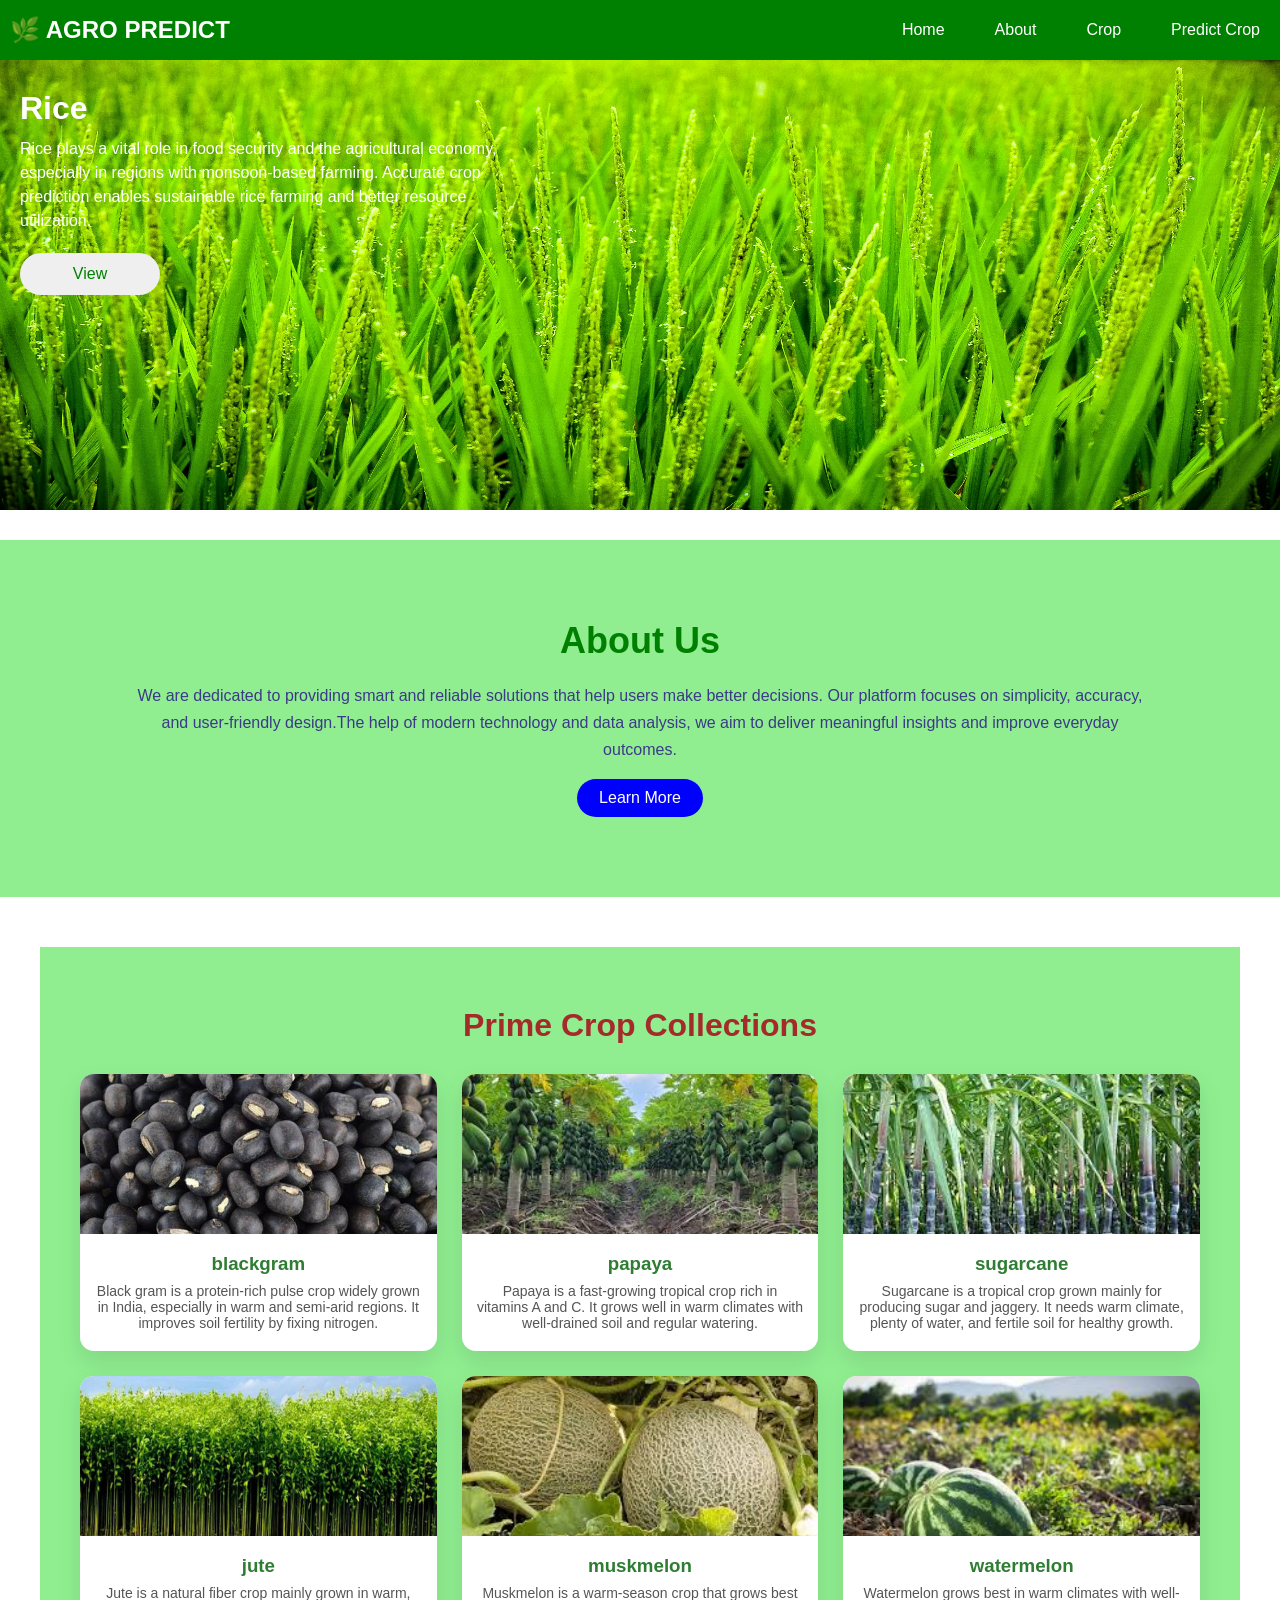
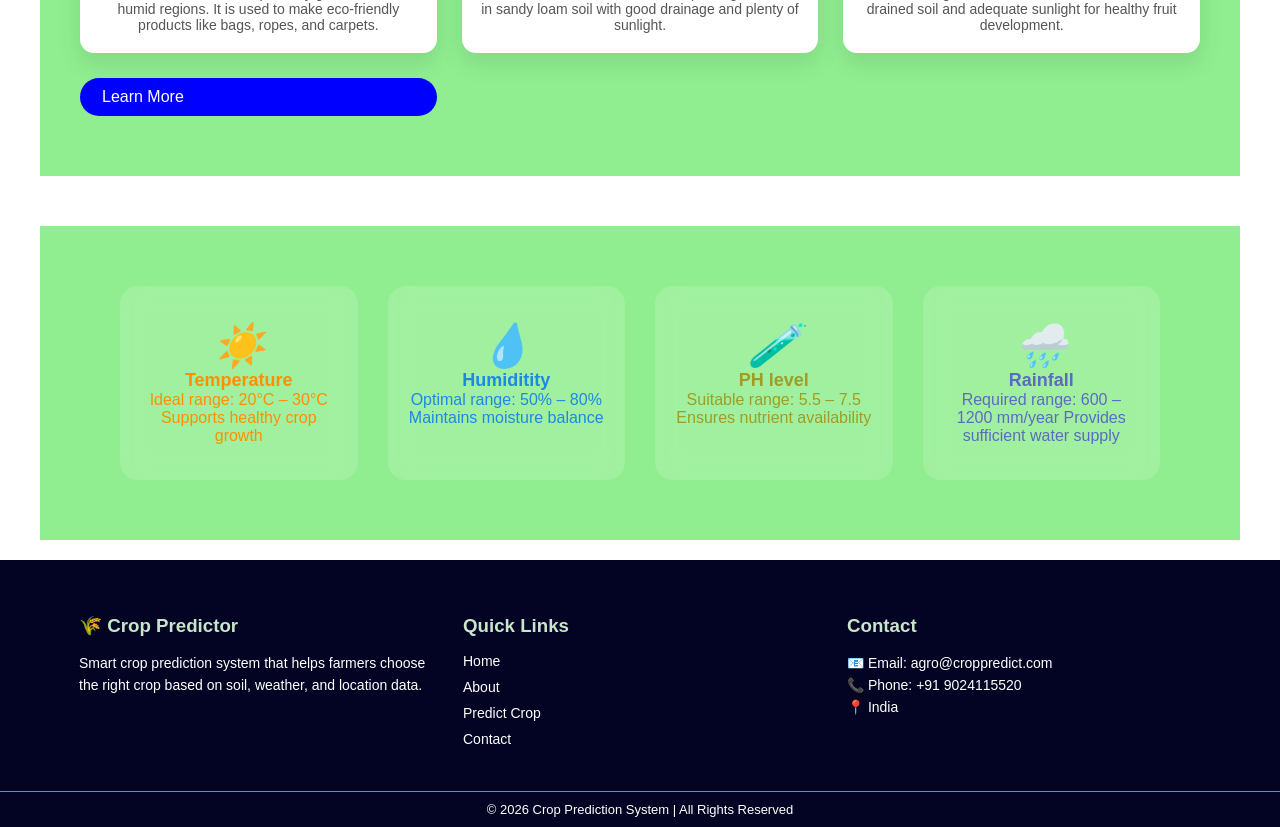
<file: index.html>
<!DOCTYPE html>
<html lang="en">

<head>
  <meta charset="UTF-8">
  <meta name="viewport" content="width=device-width, initial-scale=1.0">
  <title>Document</title>
  <link rel="stylesheet" href="./css/index.css">
  <link rel="stylesheet" href="./css/navbar.css">
  <link rel="stylesheet" href="./css/footer.css">

</head>

<body>
  <header>
    <nav>

      <div class="logo">🌿 agro Predict</div>
      <ul class="nav-links">
        <li><a href="./index.html">Home</a></li>
        <li><a href="./about.html">About</a></li>
        <li><a href="./data.html">Crop</a></li>
        <li><a href="./predict.html">Predict Crop</a></li>
      </ul>
    </nav>


  </header>

  <section>
    <div id="element">
      <div class="overlay">
        <h1 id="title"></h1>
        <p id="desc"></p>
        <button id="btn"></button>
      </div>
    </div>
  </section>

  <section class="about-us">
    <div class="about-container">
      <div class="about-text">
        <h2>About Us</h2>
        <p>
          We are dedicated to providing smart and reliable solutions that help users
          make better decisions. Our platform focuses on simplicity, accuracy,
          and user-friendly design.The help of modern technology and data analysis, we aim to deliver
          meaningful insights and improve everyday outcomes.
        </p>
        <a href="#" class="about-btn">Learn More</a>
      </div>
  </section>


  </div>
  </div>

  <div class="section-bg">
    <h2 class="section-title">Prime Crop Collections</h2>

    <div class="card-container">

      <div class="rect-card">
        <img src="./images/crops/blackgram.jpg">
        <h3>blackgram</h3>
        <p>Black gram is a protein-rich pulse crop widely grown in India, especially in warm and semi-arid regions.
          It improves soil fertility by fixing nitrogen.
        </p>
      </div>

      <div class="rect-card">
        <img src="./images/crops/papaya.jpg">
        <h3>papaya</h3>
        <p>Papaya is a fast-growing tropical crop rich in vitamins A and C.
          It grows well in warm climates with well-drained soil and regular watering.
        </p>
      </div>

      <div class="rect-card">
        <img src="./images/crops/sugarcane.jpg">
        <h3>sugarcane</h3>
        <p>Sugarcane is a tropical crop grown mainly for producing sugar and jaggery.
          It needs warm climate, plenty of water, and fertile soil for healthy growth.
        </p>
      </div>

      <div class="rect-card">
        <img src="./images/crops/jute.jpg">
        <h3>jute</h3>
        <p>Jute is a natural fiber crop mainly grown in warm, humid regions.
          It is used to make eco-friendly products like bags, ropes, and carpets.</p>
      </div>

      <div class="rect-card">
        <img src="./images/crops/muskmelon.jpg">
        <h3>muskmelon</h3>
        <p>Muskmelon is a warm-season crop that grows best in sandy loam soil with good drainage and plenty of sunlight.


        </p>
      </div>

      <div class="rect-card">
        <img src="./images/crops/watermelon.jpg">
        <h3>watermelon</h3>
        <p>Watermelon grows best in warm climates with well-drained soil and adequate sunlight for healthy fruit
          development.
        </p>
        
      </div>
      <a href="#" class="about-btn">Learn More</a>

    </div>
  </div>

  <section class="features-section">
    <div class="features">
      <div class="card green">
        <i class="icon">☀️</i>
        <h3>Temperature</h3>
        <p>Ideal range: 20°C – 30°C
          Supports healthy crop growth</p>
      </div>

      <div class="card blue">
        <i class="icon">💧</i>
        <h3>Humiditity</h3>
        <p>Optimal range: 50% – 80%
          Maintains moisture balance</p>
      </div>

      <div class="card yellow">
        <i class="icon">🧪</i>
        <h3>PH level</h3>
        <p>Suitable range: 5.5 – 7.5
          Ensures nutrient availability</p>
      </div>

      <div class="card orange">
        <i class="icon">🌧️</i>
        <h3>Rainfall</h3>
        <p>Required range: 600 – 1200 mm/year
          Provides sufficient water supply</p>
      </div>
    </div>
  </section>

  <footer class="footer">
    <div class="footer-container">

      <div class="footer-section">
        <h3>🌾 Crop Predictor</h3>
        <p>
          Smart crop prediction system that helps farmers choose the right crop
          based on soil, weather, and location data.
        </p>
      </div>

      <div class="footer-section">
        <h3>Quick Links</h3>
        <ul>
          <li><a href="#home">Home</a></li>
          <li><a href="#about">About</a></li>
          <li><a href="#predict">Predict Crop</a></li>
          <li><a href="#contact">Contact</a></li>
        </ul>
      </div>

      <div class="footer-section">
        <h3>Contact</h3>
        <p>📧 Email: agro@croppredict.com</p>
        <p>📞 Phone: +91 9024115520</p>
        <p>📍 India</p>
      </div>

    </div>

    <div class="footer-bottom">
      <p>© 2026 Crop Prediction System | All Rights Reserved</p>
    </div>
  </footer>


  <script src="./js/script.js"></script>

</body>

</html>
</file>
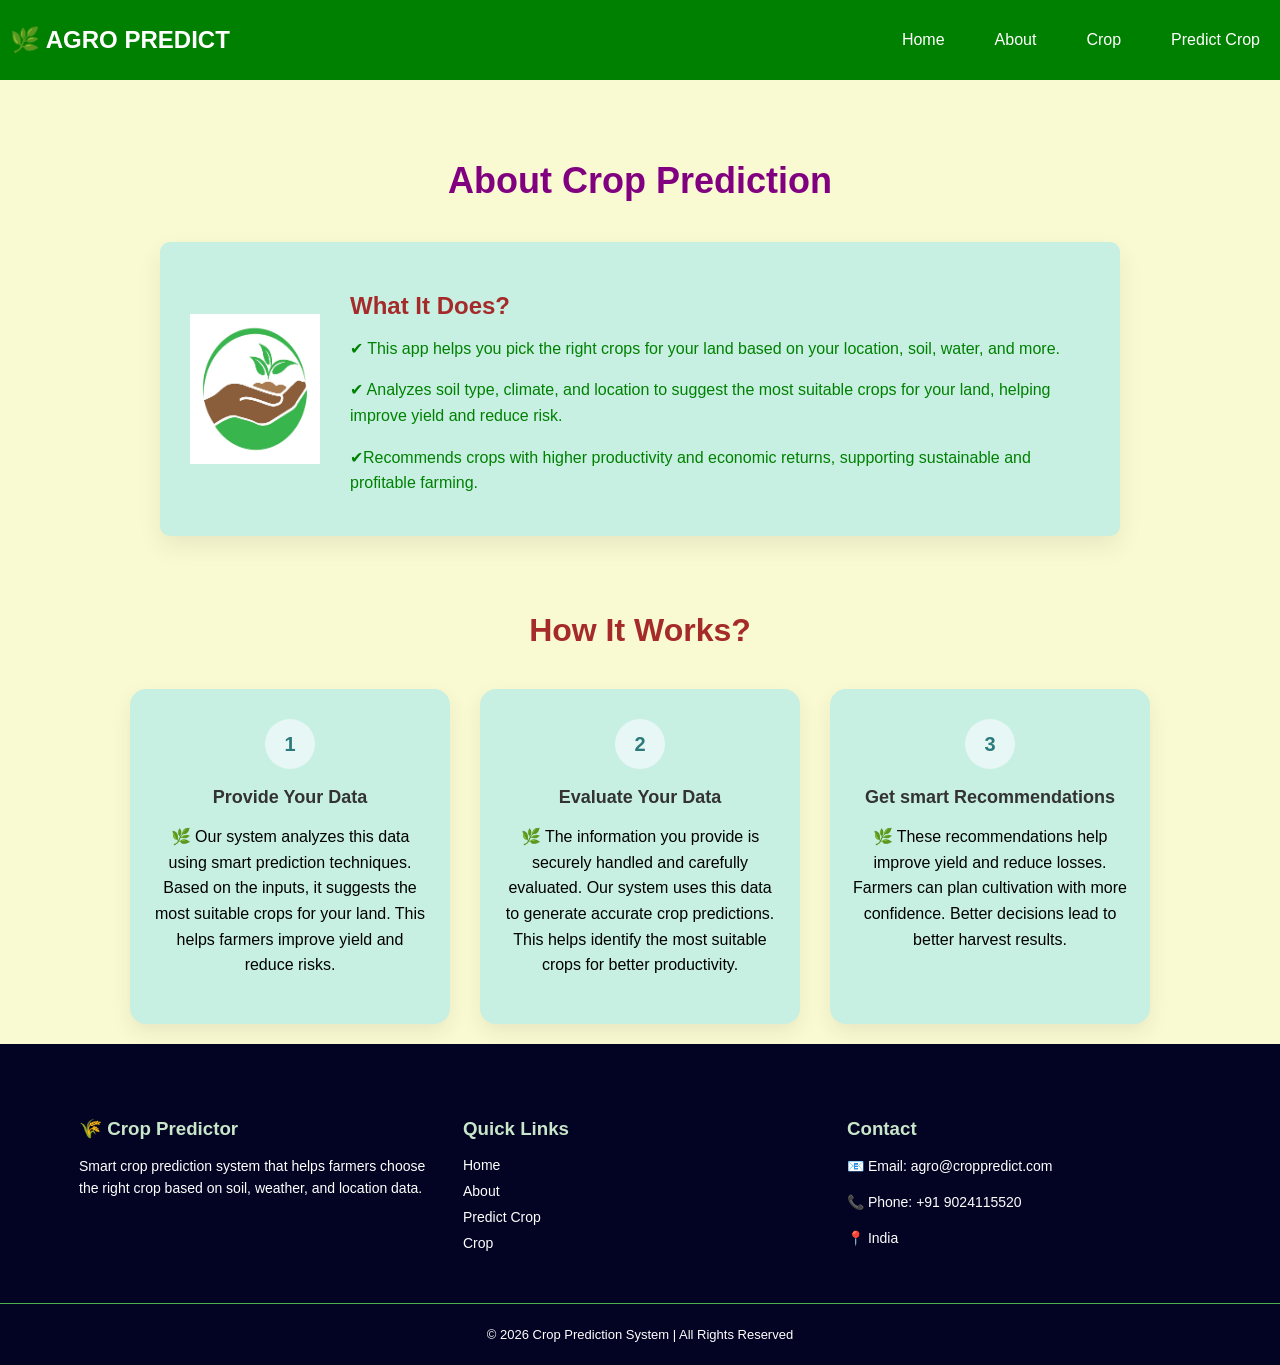
<file: about.html>
<!DOCTYPE html>
<html lang="en">

<head>
  <meta charset="UTF-8" />
  <meta name="viewport" content="width=device-width, initial-scale=1.0" />
  <title>About Crop Prediction</title>
  <link rel="stylesheet" href="./css/navbar.css" />
  <link rel="stylesheet" href="./css/about.css">
  <link rel="stylesheet" href="./css/footer.css">
</head>

<body>

  <header>
    <nav>
      <div class="logo">🌿 agro Predict</div>
      <ul class="nav-links">
        <li><a href="./index.html">Home</a></li>
        <li><a href="./about.html">About</a></li>
        <li><a href="./data.html">Crop</a></li>
        <li><a href="./predict.html">Predict Crop</a></li>
      </ul>
    </nav>
  </header>

  <section class="about-section">
    <h1>About Crop Prediction</h1>

    <div class="about-card">
      <div class="icon-box">
        <img src="./images/agriculture-icon.avif" alt="Crop Icon">
      </div>

      <div class="about-content">
        <h2>What It Does?</h2>
        <p>
          ✔ This app helps you pick the right crops for your land based on your
          location, soil, water, and more.
        </p>
        <p>
          ✔ Analyzes soil type, climate, and location to suggest the most suitable crops for your land, helping improve
          yield and reduce risk.
        </p>
        <p>
          ✔Recommends crops with higher productivity and economic returns, supporting sustainable and profitable
          farming.
        </p>
      </div>
    </div>
  </section>
  <section class="how-it-works">
    <h2>How It Works?</h2>

    <div class="steps-container">

      <div class="step-card">
        <div class="step-number">1</div>
        <h3>Provide Your Data</h3>
        <p>
          🌿 Our system analyzes this data using smart prediction techniques.
          Based on the inputs, it suggests the most suitable crops for your land.
          This helps farmers improve yield and reduce risks.
        </p>
      </div>

      <div class="step-card">
        <div class="step-number">2</div>
        <h3> Evaluate Your Data</h3>
        <p>
          🌿 The information you provide is securely handled and carefully evaluated.
          Our system uses this data to generate accurate crop predictions.
          This helps identify the most suitable crops for better productivity.
        </p>
      </div>

      <div class="step-card">
        <div class="step-number">3</div>
        <h3>Get smart Recommendations</h3>
        <p>
          🌿 These recommendations help improve yield and reduce losses.
          Farmers can plan cultivation with more confidence.
          Better decisions lead to better harvest results.
        </p>
      </div>

    </div>
  </section>


  <footer class="footer">
    <div class="footer-container">

      <div class="footer-section">
        <h3>🌾 Crop Predictor</h3>
        <p>
          Smart crop prediction system that helps farmers choose the right crop
          based on soil, weather, and location data.
        </p>
      </div>

      <div class="footer-section">
        <h3>Quick Links</h3>
        <ul>
          <li><a href="./index.html">Home</a></li>
          <li><a href="./about.html">About</a></li>
          <li><a href="./predict.html">Predict Crop</a></li>
          <li><a href="./data.html"> Crop</a></li>
        </ul>
      </div>

      <div class="footer-section">
        <h3>Contact</h3>
        <p>📧 Email: agro@croppredict.com</p>
        <p>📞 Phone: +91 9024115520</p>
        <p>📍 India</p>
      </div>

    </div>

    <div class="footer-bottom">
      <p>© 2026 Crop Prediction System | All Rights Reserved</p>
    </div>
  </footer>
</body>

</html>
</file>
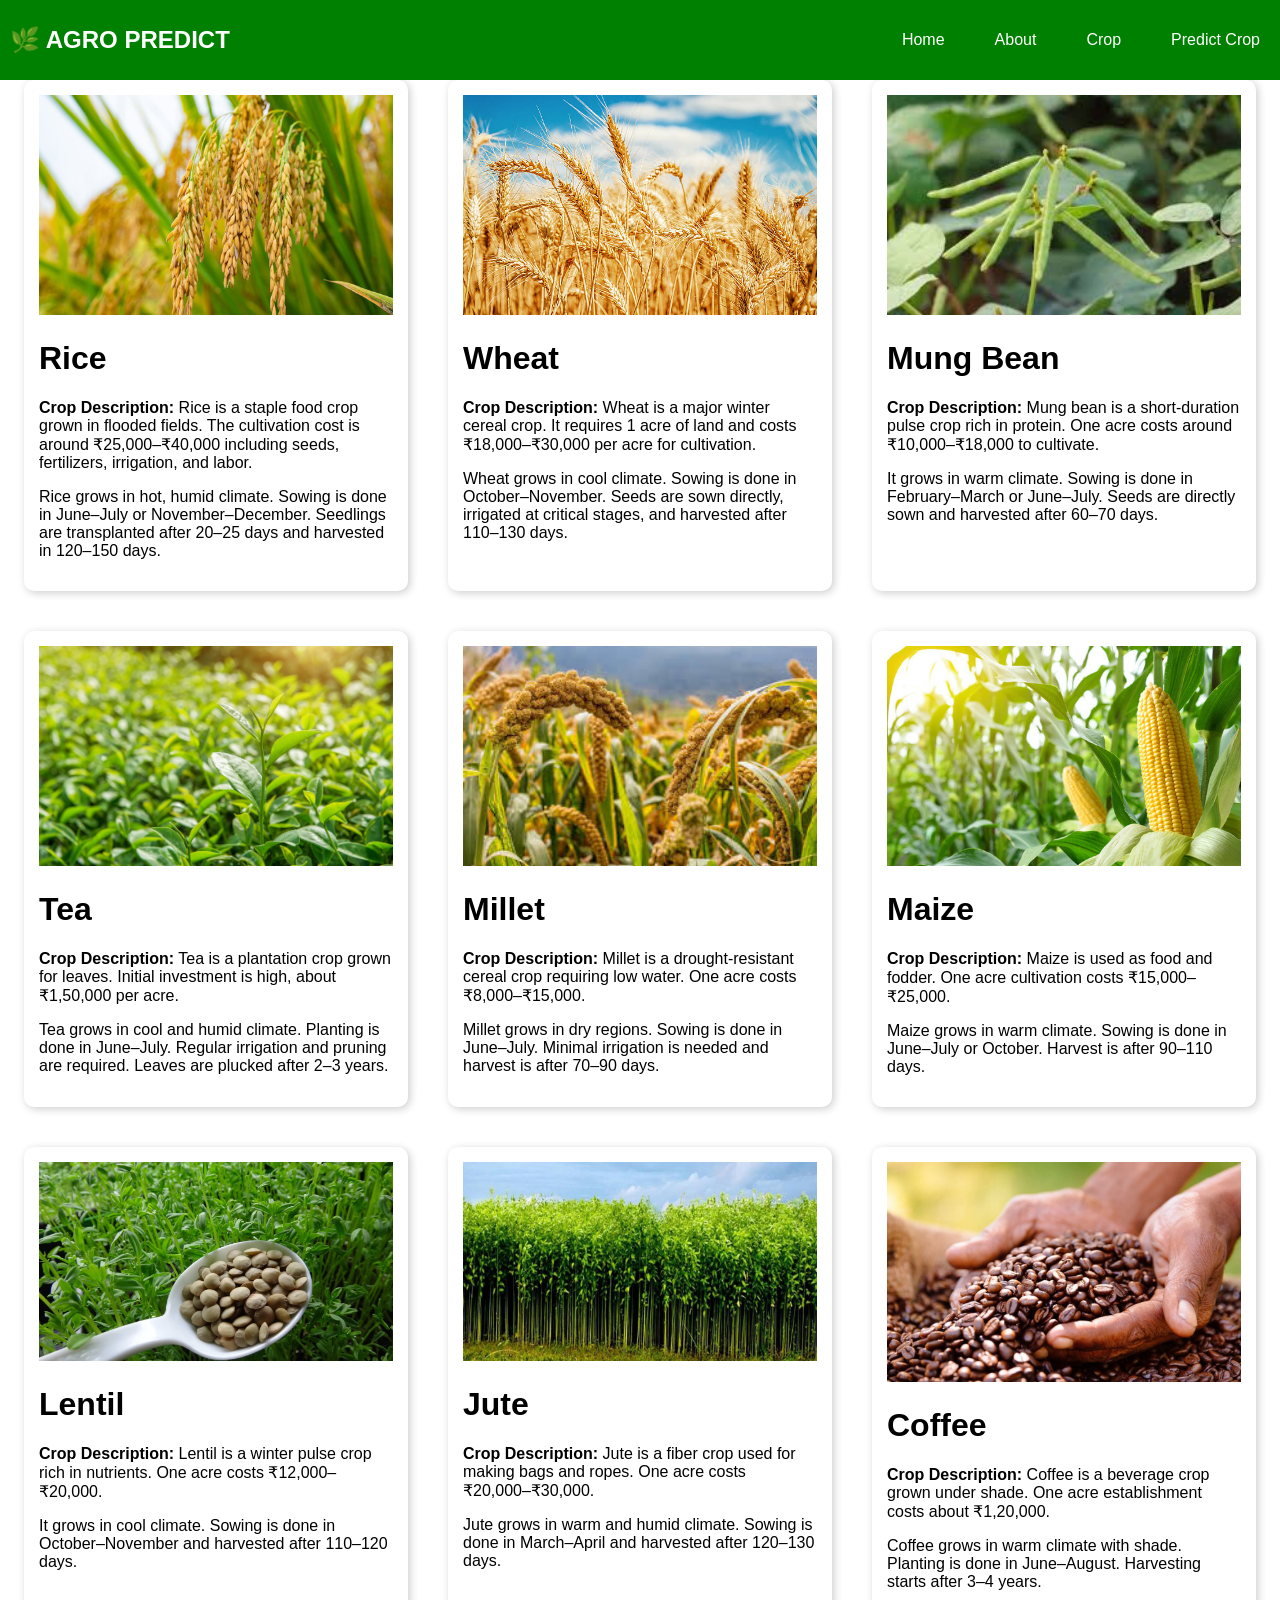
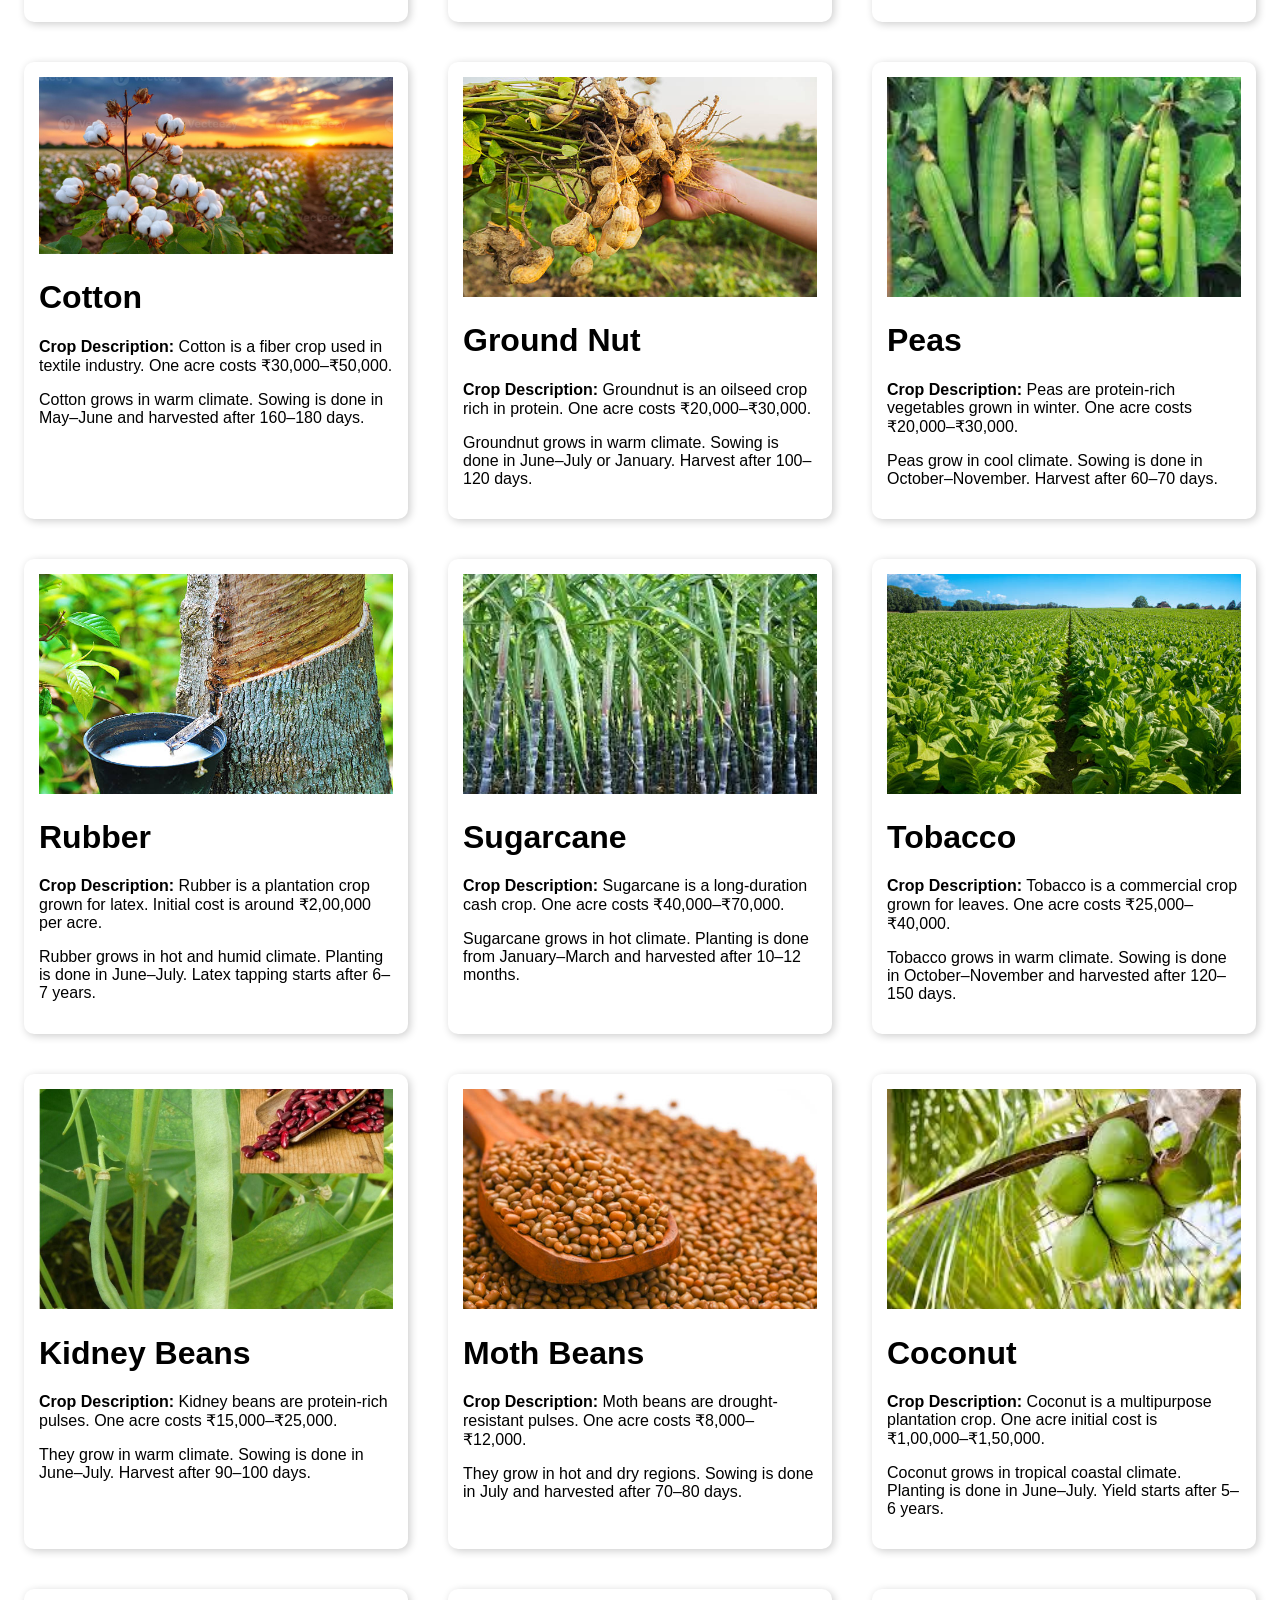
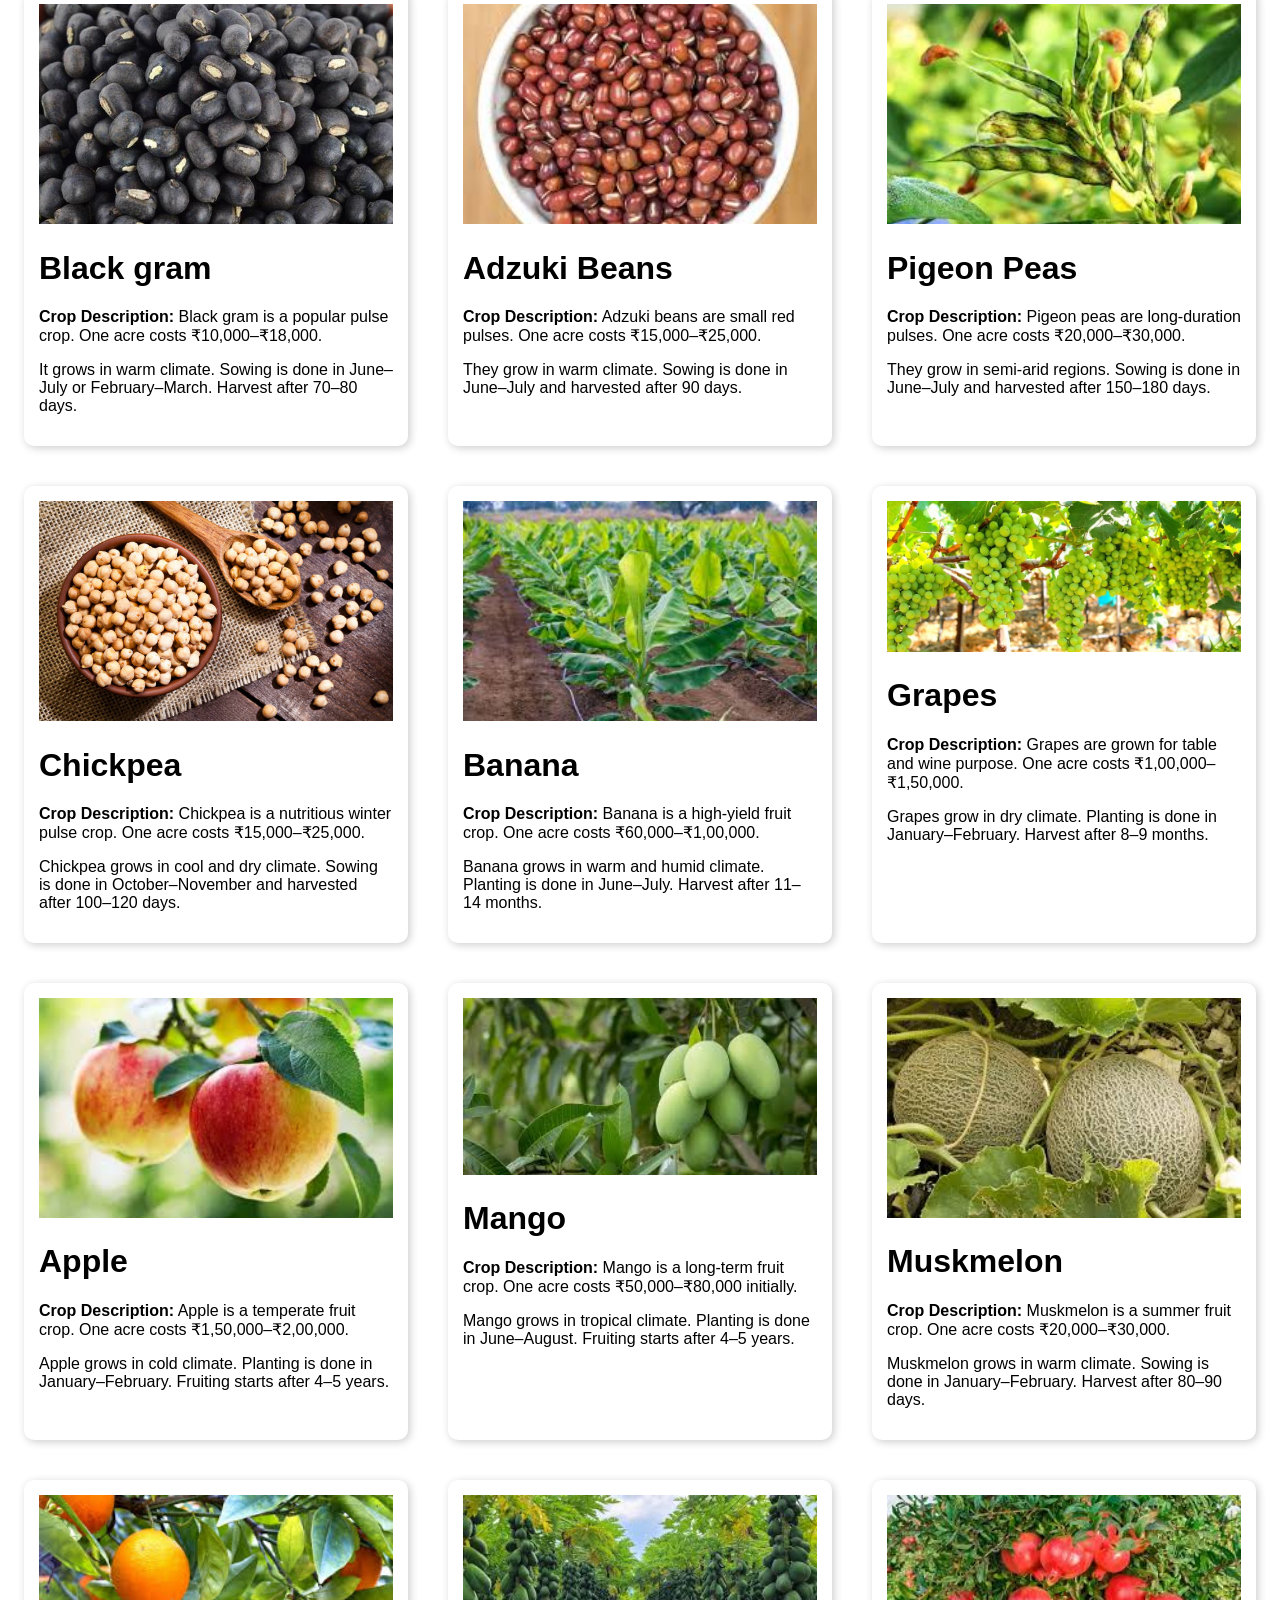
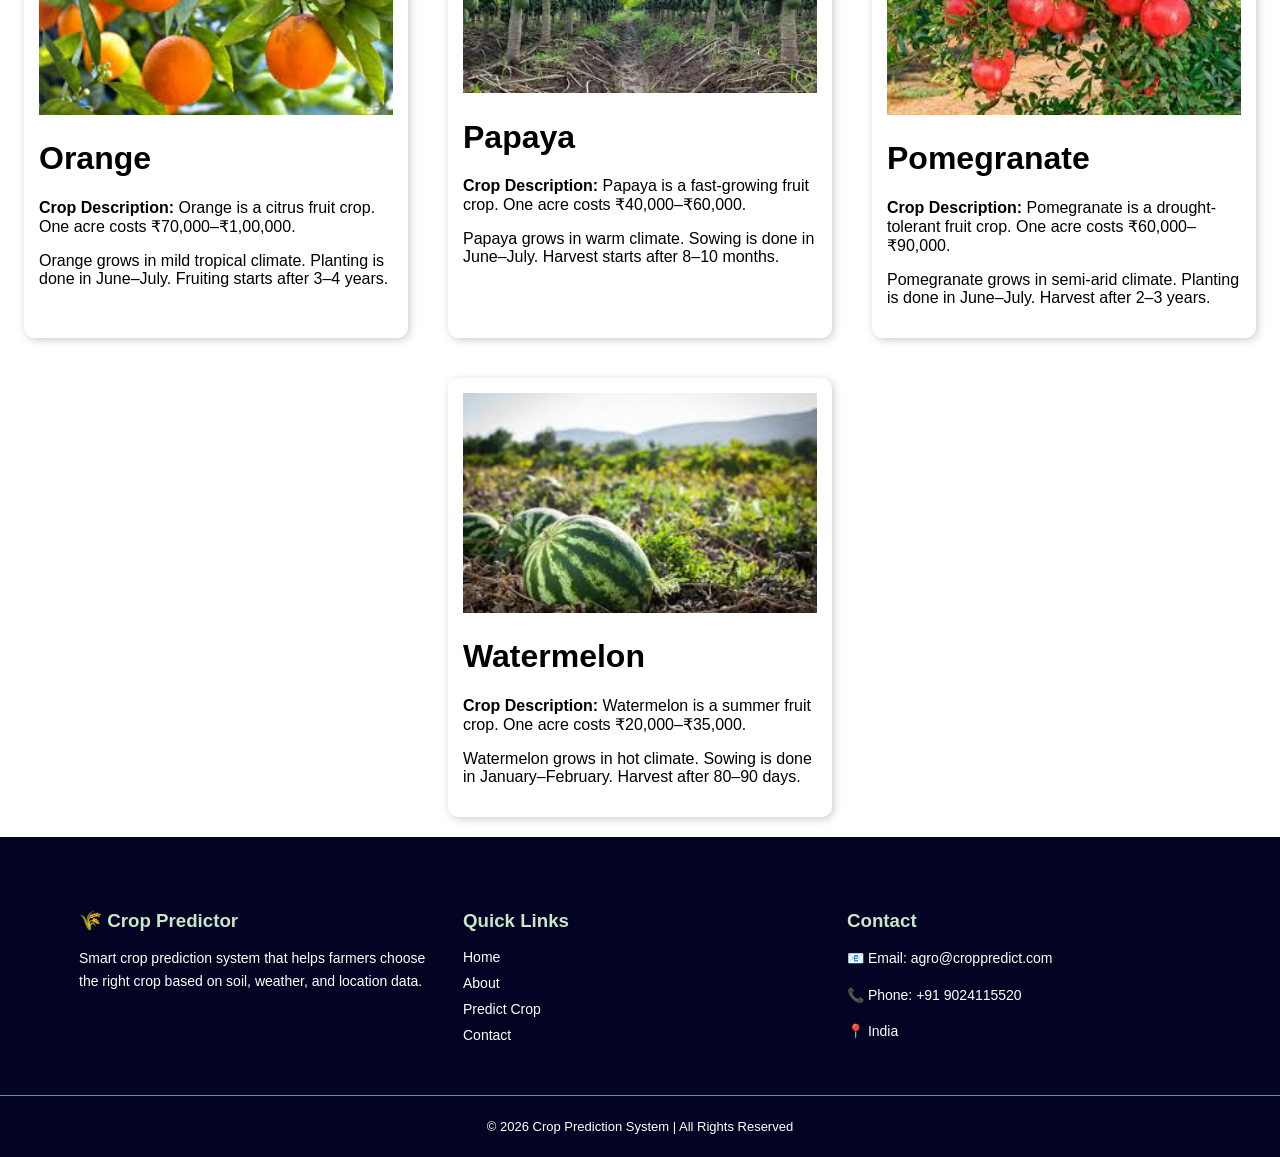
<file: data.html>
<!DOCTYPE html>
<html lang="en">

<head>
  <meta charset="UTF-8">
  <meta name="viewport" content="width=device-width, initial-scale=1.0">
  <title>Document</title>
  <link rel="stylesheet" href="./css/data.css">
  <link rel="stylesheet" href="./css/navbar.css">
  <link rel="stylesheet" href="./css/footer.css">
</head>

<body>

  <header>
    <nav>
      <div class="logo">🌿 agro Predict</div>
      <ul class="nav-links">
        <li><a href="./index.html">Home</a></li>
        <li><a href="./about.html">About</a></li>
        <li><a href="./data.html">Crop</a></li>
        <li><a href="./predict.html">Predict Crop</a></li>
      </ul>
    </nav>
  </header>


  <!-- reading json file -->

  <div id="result">

  </div>

  <footer class="footer">
    <div class="footer-container">

      <div class="footer-section">
        <h3>🌾 Crop Predictor</h3>
        <p>
          Smart crop prediction system that helps farmers choose the right crop
          based on soil, weather, and location data.
        </p>
      </div>

      <div class="footer-section">
        <h3>Quick Links</h3>
        <ul>
          <li><a href="#home">Home</a></li>
          <li><a href="#about">About</a></li>
          <li><a href="#predict">Predict Crop</a></li>
          <li><a href="#contact">Contact</a></li>
        </ul>
      </div>

      <div class="footer-section">
        <h3>Contact</h3>
        <p>📧 Email: agro@croppredict.com</p>
        <p>📞 Phone: +91 9024115520</p>
        <p>📍 India</p>
      </div>

    </div>

    <div class="footer-bottom">
      <p>© 2026 Crop Prediction System | All Rights Reserved</p>
    </div>
  </footer>

  <script src="./js/data.js"></script>

</body>

</html>
</file>
<file: css/index.css>
* {
  margin: 0;
  padding: 0;
  box-sizing: border-box;
}
.body{
  background-color: lightgreen;
}

img {
  width: 100%;
  height: 50vh;
}

#element {
  position: relative;
  width: 100%;
  overflow: hidden;
}

.overlay {
  position: absolute;
  inset: 0;
  color: white;
  display: flex;
  flex-direction: column;
  padding: 30px;
  
  transform: translateX(-10px);
}


#title {
  font-size: 32px;
  margin-bottom: 10px;
  margin-right: 20px;
  align-items: center;
}


#desc {
  font-size: 16px;
  line-height: 1.5;
  max-width: 500px;
  margin-bottom: 20px;
}

#btn {
  width: 140px;
  padding: 12px;
  border: none;
  border-radius: 25px;
  background:liht;
  color: green;
  font-size: 16px;
  cursor: pointer;
  transition: 0.3s;
}

#btn:hover {
  background:lightslategray;
}

.about-us {
  padding: 80px 10%;
  background-color: lightgreen;
  margin-top: 30px;
  justify-content: center;
  align-items: center;
  text-align: center;
}

.about-container {
  display: flex;
  align-items: center;
  justify-content: space-between;
  gap: 40px;
  flex-wrap: wrap;
}

.about-text {
  flex: 1;
}

.about-text h2 {
  font-size: 36px;
  color: green;
  margin-bottom: 20px;
}

.about-text p {
  font-size: 16px;
  color: rgb(58, 58, 135);
  line-height: 1.7;
  margin-bottom: 15px;
}

.about-btn {
  display: inline-block;
  padding: 12px 28px;
  background: green;
  color: #fff;
  text-decoration: none;
  border-radius: 25px;
  font-weight: 500;
  transition: 0.3s;
}

.about-btn:hover {
  background: #1b5e20;
}

/* body {
  font-family: Arial, sans-serif;
  background: #eef2f5;
} */

.section-bg {
  background-color: lightgreen;
  padding: 60px 40px;
  margin: 50px auto;
  max-width: 1200px;
}

.section-title {
  text-align: center;
  background: lightgreen;
  font-size: 32px;
  margin-bottom: 30px;
  color: brown;

}

.card-container {
  display: grid;
  grid-template-columns: repeat(3, 1fr);
  gap: 25px;
}


.rect-card {
  background: #ffffff;
  border-radius: 14px;
  overflow: hidden;
  box-shadow: 0 10px 25px rgba(0, 0, 0, 0.1);
  transition: 0.3s ease;
  text-align: center;
}


.rect-card img {
  width: 100%;
  height: 160px;
  object-fit: cover;
}


.rect-card:hover {
  transform: translateY(-8px);
}


.rect-card h3 {
  color: #2e7d32;
  margin: 15px 0 8px;
}

.rect-card p {
  padding: 0 15px 20px;
  font-size: 14px;
  color: #555;
}
.about-btn{
  display: inline-block;     /* important */
  padding: 10px 22px;
  background: blue;
  color: #fff;
  cursor: pointer;
  border-radius: 25px;
  text-decoration: none;
  font-size: 16px;
}



@media (max-width: 900px) {
  .card-container {
    grid-template-columns: repeat(2, 1fr);
  }
}

@media (max-width: 600px) {
  .card-container {
    grid-template-columns: 1fr;
  }
}


.features {
  display: grid;
  grid-template-columns: repeat(4, 1fr);
  gap: 30px;
  padding: 60px 80px;
  max-width: 1200px;
  margin: auto;
  background-color: lightgreen;
}

.card {
  background: rgba(255, 255, 255, 0.15);
  border-radius: 18px;
  padding: 35px 20px;
  text-align: center;
  backdrop-filter: blur(12px);
  transition: all 0.3s ease;

}

.card:hover {
  transform: translateY(-8px) scale(1.02);
  background: rgba(255, 255, 255, 0.22);
}

.icon {
  font-size: 42px;
  margin-bottom: 12px;
}

.card h3 {
  font-size: 18px;
  font-weight: 600;
  margin: 0;
}


.green {
  color: #ff8f00;
}

.blue {
  color: #1e88e5;
}

.yellow {
  color: #9e9d24;
}

.orange {
  color: #5c6bc0;
}
</file>
<file: css/navbar.css>
body {
  margin: 0;
  font-family: 'Poppins', sans-serif;

}

nav {
  display: flex;
  justify-content: space-between;
  align-items: center;
  padding: 10px;
  margin: 0;
  background-color: green;
  color: white;
  position: sticky;
  height: 60px;

}

ul li {

  color: white
}

.logo {
  font-size: 1.5rem;
  font-weight: bold;
  text-transform: uppercase;
}

.nav-links {
  list-style: none;
  display: flex;
  gap: 10px;
}

.nav-links li {
  margin-left: 20px;
}

.nav-links a {
  text-decoration: none;
  transition: 0.3s;
  color: white;
  border-radius: 4px;
  padding: 10px;

}

.nav-links a:hover {
  color: green;
  background-color: white;
}



@media (max-width: 1024px) {
  nav {
    padding: 10px 15px;
  }

  .nav-links {
    gap: 5px;
  }

  .nav-links li {
    margin-left: 10px;
  }
}


@media (max-width: 768px) {

  nav {
    flex-direction: column;
    height: auto;
    align-items: flex-start;
  }

  .logo {
    font-size: 1.3rem;
    margin-bottom: 10px;
  }

  .nav-links {
    flex-direction: column;
    width: 100%;
    gap: 5px;
  }

  .nav-links li {
    margin: 0;
    width: 100%;
  }

  .nav-links a {
    display: block;
    width: 100%;
    padding: 12px;
    text-align: center;
  }
}

@media (max-width: 480px) {

  .logo {
    font-size: 1.1rem;
  }

  .nav-links a {
    font-size: 14px;
    padding: 10px;
  }
}
</file>
<file: css/footer.css>
.footer {
  margin-top: 20px;
  background-color: rgb(3, 3, 35);
  color: white;
  padding: 40px 0 10px;
  font-family: Arial, sans-serif;
}

.footer-container {
  width: 90%;
  margin: auto;
  display: flex;
  flex-wrap: wrap;
  justify-content: space-between;
}

.footer-section {
  flex: 1;
  min-width: 250px;
  margin: 15px;
}

.footer-section h3 {
  margin-bottom: 15px;
  color: #c8e6c9;
}

.footer-section p {
  font-size: 14px;
  line-height: 1.6;
}

.footer-section ul {
  list-style: none;
  padding: 0;
}

.footer-section ul li {
  margin-bottom: 8px;
}

.footer-section ul li a {
  text-decoration: none;
  color: #ffffff;
  font-size: 14px;
}

.footer-section ul li a:hover {
  color: #a5d6a7;
}

.footer-bottom {
  text-align: center;
  border-top: 1px solid #4caf50;
  padding-top: 10px;
  margin-top: 20px;
  font-size: 13px;
}

@media (max-width: 768px) {


  /* FOOTER */
  .footer-container {
    flex-direction: column;
    text-align: center;
  }
}

@media (max-width: 480px) {
  .footer-section {
    min-width: 100%;
    margin: 10px 0;
  }
}
</file>
<file: css/about.css>
body {
  font-family: Arial, sans-serif;
  background: light;
  background-color: lightgoldenrodyellow;
  margin: 0;
  padding: 0;
}

.about-section {
  text-align: center;
  padding: 50px 20px;

}

.about-section h1 {
  color: purple;
  font-size: 36px;
  margin-bottom: 40px;
  text-decoration: #555;
}

.about-card {
  max-width: 900px;
  margin: auto;
  background: #c7f0e3;
  border-radius: 10px;
  display: flex;
  align-items: center;
  padding: 30px;
  box-shadow: 0 10px 25px rgba(0, 0, 0, 0.08);
}

.icon-box {
  width: 150px;
  height: 150px;
  background: linear-gradient(135deg, #c7f0e3, #e6f7f2);
  border-radius: 20px;
  display: flex;
  align-items: center;
  justify-content: center;
  margin-right: 30px;
}

.icon-box img {
  width: 130px;
  height: 150px;
}

.about-content {
  text-align: left;
}

.about-content h2 {
  color: brown;
  margin-bottom: 10px;
}

.about-content p {
  color: green;
  line-height: 1.6;
  margin-bottom: 10px;
}


.how-it-works {
  /* padding: 10px 20px; */
  text-align: center;
}

.how-it-works h2 {
  font-size: 32px;
  color: brown;
  margin-bottom: 40px;
}

.steps-container {
  display: flex;
  justify-content: center;
  gap: 30px;
  flex-wrap: wrap;
}

.step-card {
  background: #c7f0e3;
  width: 280px;
  padding: 30px 20px;
  border-radius: 16px;
  box-shadow: 0 8px 20px rgba(0, 0, 0, 0.08);
}

.step-number {
  width: 50px;
  height: 50px;
  background: #e6f7f5;
  color: #2c7a7b;
  border-radius: 50%;
  font-size: 20px;
  font-weight: bold;
  display: flex;
  align-items: center;
  justify-content: center;
  margin: 0 auto 15px;
}

.step-card h3 {
  font-size: 18px;
  margin-bottom: 10px;
  color: #333;

}

.step-card p {
  font-size: 14x;
  line-height: 1.6;
  columns: green;
}

/* 
============ TABLET (≤1024px) ================= */
@media (max-width: 1024px) {

  .about-card {
    flex-direction: column;
    text-align: center;
  }

  .icon-box {
    margin-right: 0;
    margin-bottom: 20px;
  }

  .about-content {
    text-align: center;
  }

  .steps-container {
    gap: 20px;
  }
}

/* ================= MOBILE (≤768px) ================= */
@media (max-width: 768px) {

  /* ABOUT SECTION */
  .about-section h1 {
    font-size: 28px;
  }

  .about-card {
    padding: 20px;
  }

  .icon-box {
    width: 120px;
    height: 120px;
  }

  .icon-box img {
    width: 100px;
    height: 100px;
  }

  /* STEPS */
  .how-it-works h2 {
    font-size: 26px;
  }

  .step-card {
    width: 90%;
  }

}

/* ================= SMALL MOBILE (≤480px) ================= */
@media (max-width: 480px) {

  .about-section {
    padding: 30px 15px;
  }

  .about-section h1 {
    font-size: 24px;
  }

  .about-content h2 {
    font-size: 20px;
  }

  .about-content p {
    font-size: 14px;
  }

  .step-card h3 {
    font-size: 16px;
  }

  .step-card p {
    font-size: 13px;
  }


}
</file>
<file: css/data.css>
#result {
  display: flex;
  flex-wrap: wrap;
  justify-content: center;
  gap: 40px;
  width: 100%;
}

.crops-card {
  width: 30%;
  box-shadow: 2px 2px 8px rgba(0, 0, 0, 0.2);
  padding: 15px;
  box-sizing: border-box;
  border-radius: 10px;
  background: white;
}

.crops-card img {
  width: 100%;
  max-height: 220px;
  object-fit: cover;
}

/* ===== Tablet (max-width: 1024px) ===== */
@media (max-width: 1024px) {
  .crops-card {
    width: 45%;
    /* 2 cards per row */
  }

}

/* ===== Mobile (max-width: 768px) ===== */
@media (max-width: 768px) {
  #result {
    gap: 20px;
  }

  .crops-card {
    width: 90%;
    /* 1 card per row */
  }
}

/* ===== Small Mobile (max-width: 480px) ===== */
@media (max-width: 480px) {
  .crops-card h1 {
    font-size: 20px;
  }

  .crops-card p {
    font-size: 14px;
  }

}
</file>
